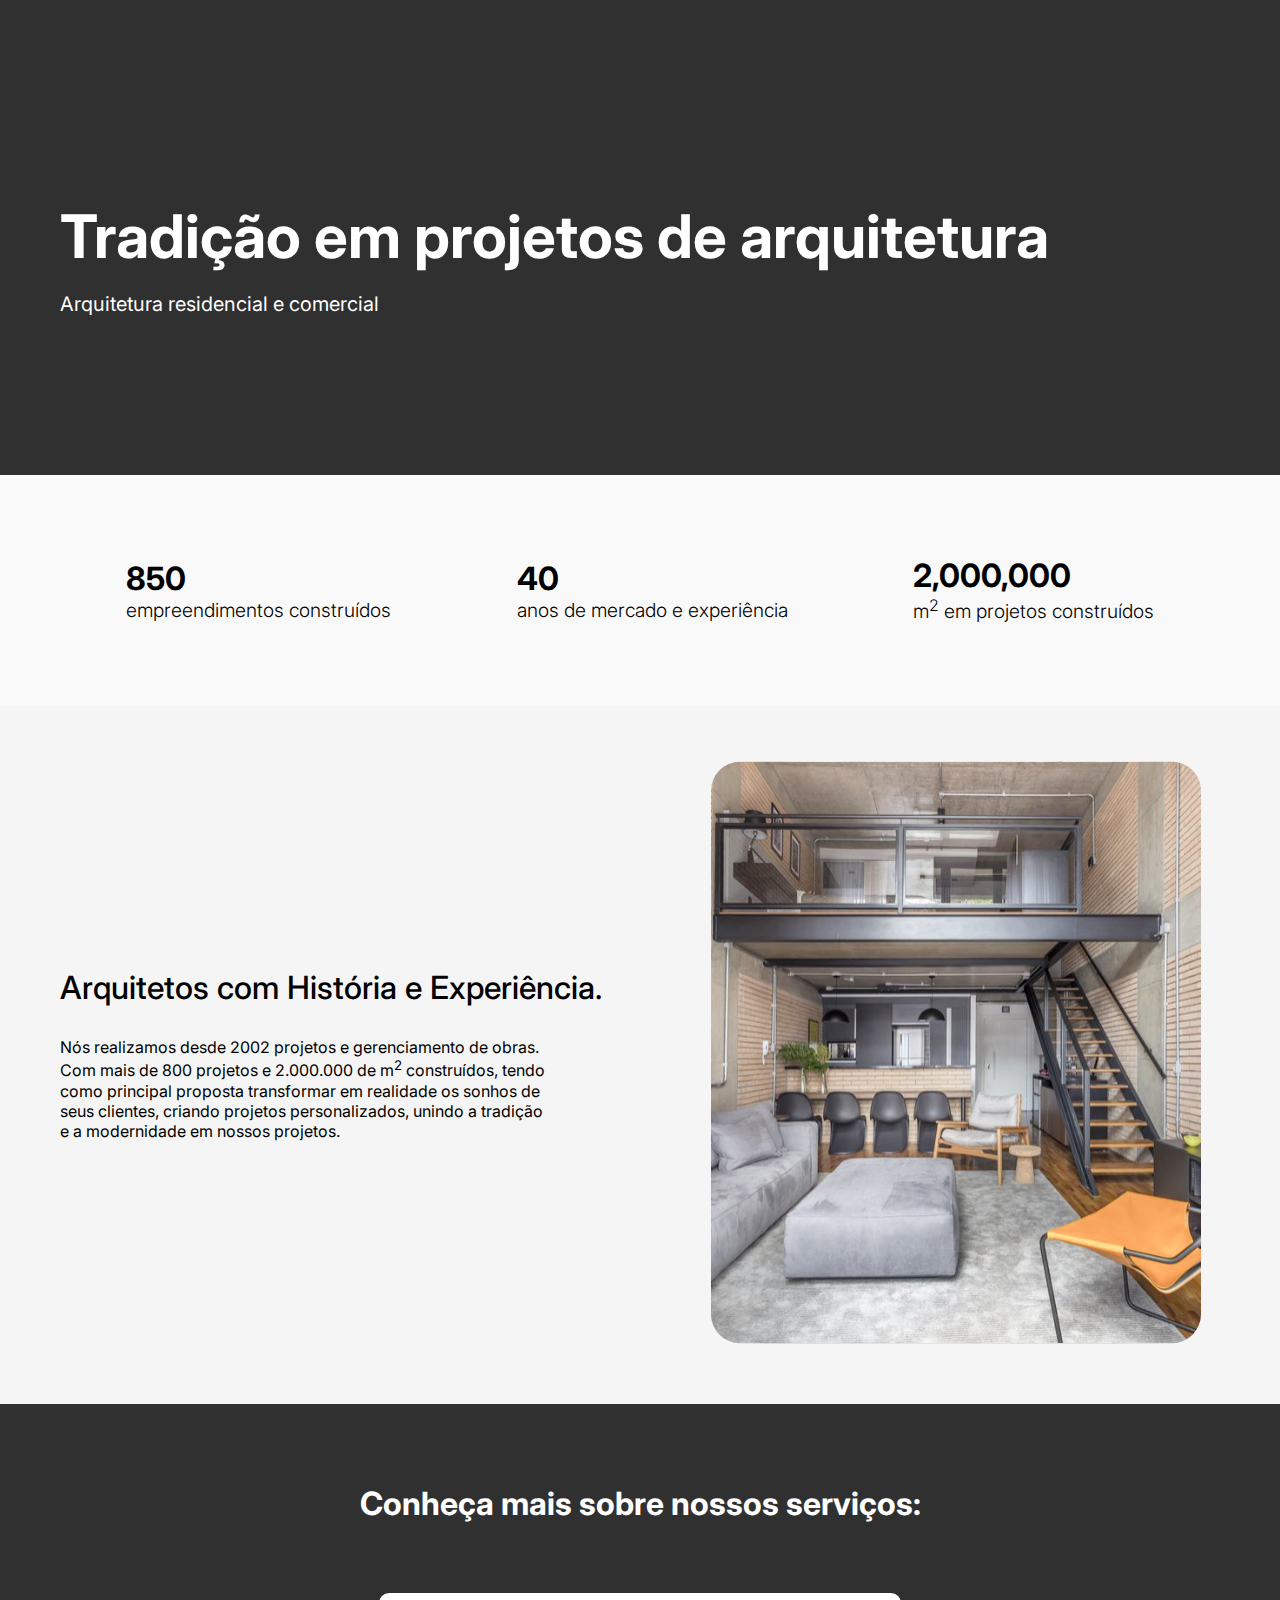
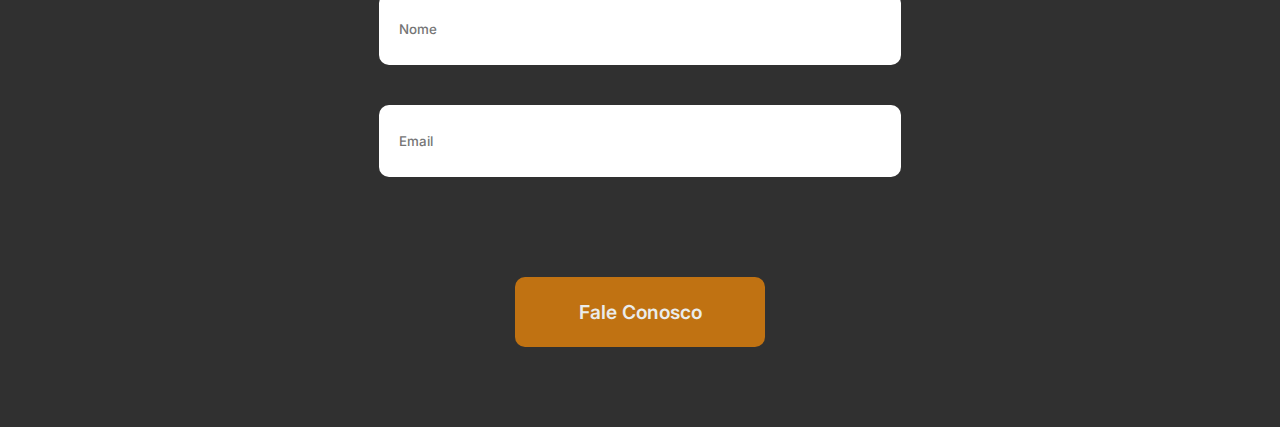
<file: index.html>
<!DOCTYPE html>
<html lang="pt-br">
<head>
    <meta charset="UTF-8">
    <meta name="viewport" content="width=device-width, initial-scale=1.0">
    <link rel="preconnect" href="https://fonts.googleapis.com">
    <link rel="preconnect" href="https://fonts.gstatic.com" crossorigin>
    <link href="https://fonts.googleapis.com/css2?family=Inter:wght@200;400;600;700&family=Raleway:wght@400;700&display=swap" rel="stylesheet">
    <link rel="stylesheet" href="./css/style.css">
    <title>Arquitetura residencial e comercial</title>
</head>
<body>
    <!--Seção de Introdução-->
    <section id="intro-section">
        <h1 id="intro-title">Tradição em projetos de arquitetura</h1>
        <p id="intro-sub">Arquitetura residencial e comercial</p>
    </section>
    <!--Seção de Números-->
    <section id="numbers-section">
        <div>
            <h1 class="bigger">850</h1>
            <p class="smaller">empreendimentos construídos</p>
        </div>
        <div>
            <h1 class="bigger">40</h1>
            <p class="smaller">anos de mercado e experiência</p>
        </div>
        <div>
            <h1 class="bigger">2,000,000</h1>
            <p class="smaller">m<sup>2</sup> em projetos construídos</p>
        </div>
    </section>
    <!--Seção Descritiva-->
    <section id="description-section">
        <div id="desc-text">
            <h1 id="desc-title">Arquitetos com História e Experiência.</h1>
            <p id="desc-sub">Nós realizamos desde 2002 projetos e gerenciamento de obras. <br>
            Com mais de 800 projetos e 2.000.000 de m<sup>2</sup> construídos, tendo <br>
            como principal proposta transformar em realidade os sonhos de <br> 
            seus clientes, criando projetos personalizados, unindo a tradição <br>
            e a modernidade em nossos projetos.</p>
            </div>
        <div id="desc-img">    
            <img src="imgs/loft.svg" alt="Imagem de um loft" id="loft-img">
        </div>
    </section>
    <!--Seção de formulário-->
    <section id="form-section">
        <h1 id="form-title">Conheça mais sobre nossos serviços:</h1>
        <form action="https://api.sheetmonkey.io/form/tA3h9fP96LGKqbGGZt57as" method="post">
            <input class="in" type="text" name="Name" id="name" placeholder="Nome" required> <br>
            <input class="in" type="email" name="Email" id="email" placeholder="Email" required> <br>
            <input type="hidden" name="Created" value="x-sheetmonkey-current-date-time" />
            <button onclick="saveSuccess()" class="butt smaller" type="submit">Fale Conosco</button>
        </form>
    </section>
    <script src="./js/index.js"></script>
</body>
</html>
</file>
<file: css/style.css>
*{
    margin: 0;
    font-family: Inter, sans-serif;
}
/* INTRO */
#intro-section{
    background-color: #303030;
    color: white;
    height: 475px;
}

#intro-title{
    padding-top: 200px;
    padding-left: 60px;
    font-size: 60px;
}
#intro-sub{
    padding-top: 20px;
    padding-left: 60px;
    font-size: 20px;
}

/* NUMBERS */
#numbers-section{
    background-color: #f9f9f9;
    display: grid;
    grid-auto-flow: column;
    align-items: center;
    justify-content: space-evenly;
    height: 230px;
}

/* Classes reutilizadas em outras partes do HTML */
.bigger{
    font-size: xx-large;
}
.smaller{
    font-size: larger;
    font-weight: 300;
}

/* DESCRIPTION */
#description-section{
    background-color: #f5f5f5;
    display: grid;
    grid-auto-flow: column;
}

#desc-text{
    align-self: center;
}

#desc-title{
    font-weight: 500;
    margin-left: 60px;
    padding-bottom: 30px;
}
#desc-sub{
    margin-left: 60px;
}

#loft-img{
    width: 490px;
    height: 595px;
    margin: 50px;
    padding-left: 30px;
    border-radius: 30px;
}

/*FORMULÁRIO*/
#form-section{
    background-color: #303030;
    color: white;
    text-align: center;
}

#form-title{
    padding-top: 80px;
    padding-bottom: 50px;
    font-size: xx-large;
}

.in{
    width: 500px;
    height: 70px;
    font-weight: 500;
    margin: 20px;
    padding-left: 20px;
    border: 0;
    border-radius: 10px;
}

.butt{
    font-weight: 600;
    width: 250px;
    height: 70px;
    text-align: center;
    margin-top: 80px;
    margin-bottom: 80px;
    background-color: #c07212;
    color: #eaeceb;
    border: 0;
    border-radius: 10px;
    cursor: pointer;
}

.butt:hover{
    background-color: #e1881b;
    color: white;
    transform: translateY(-5px);
    transition-duration: 0.5s;
    box-shadow: 0px 15px 20px #804e11c7;
}
</file>
